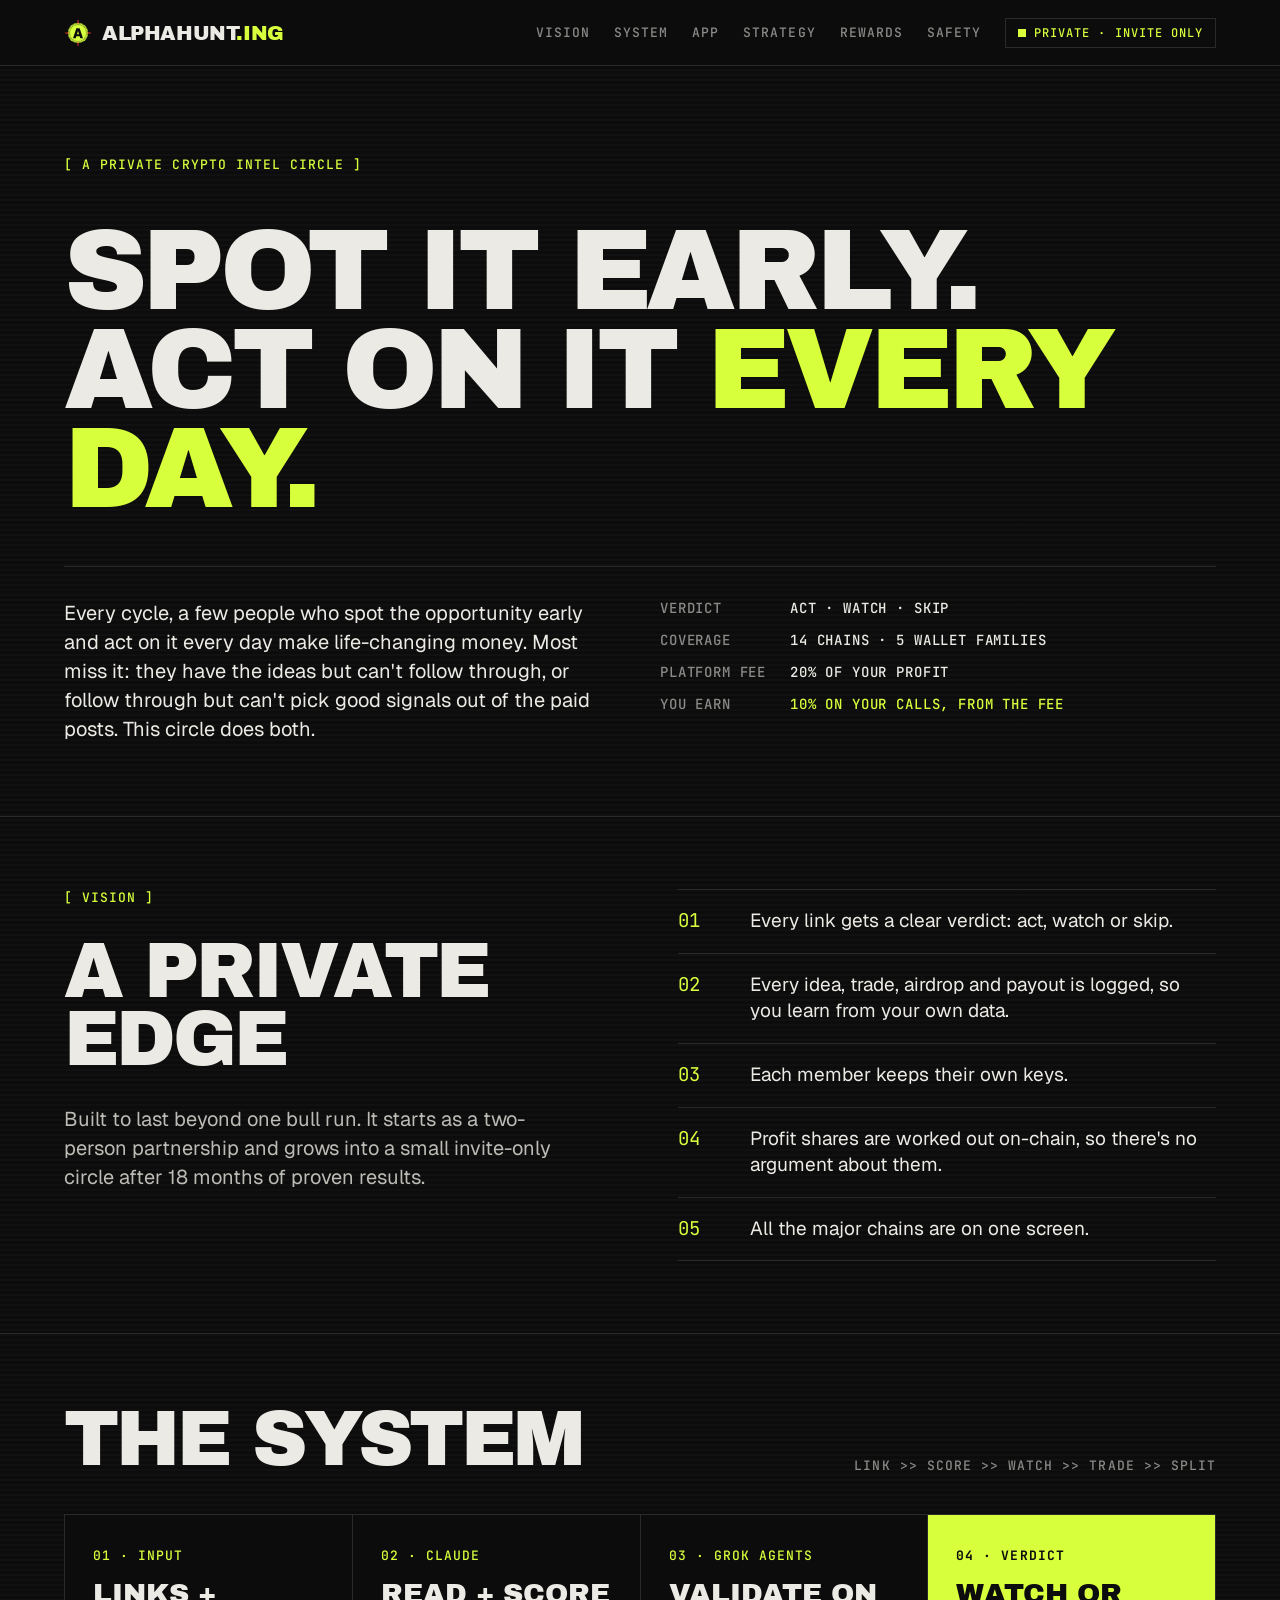
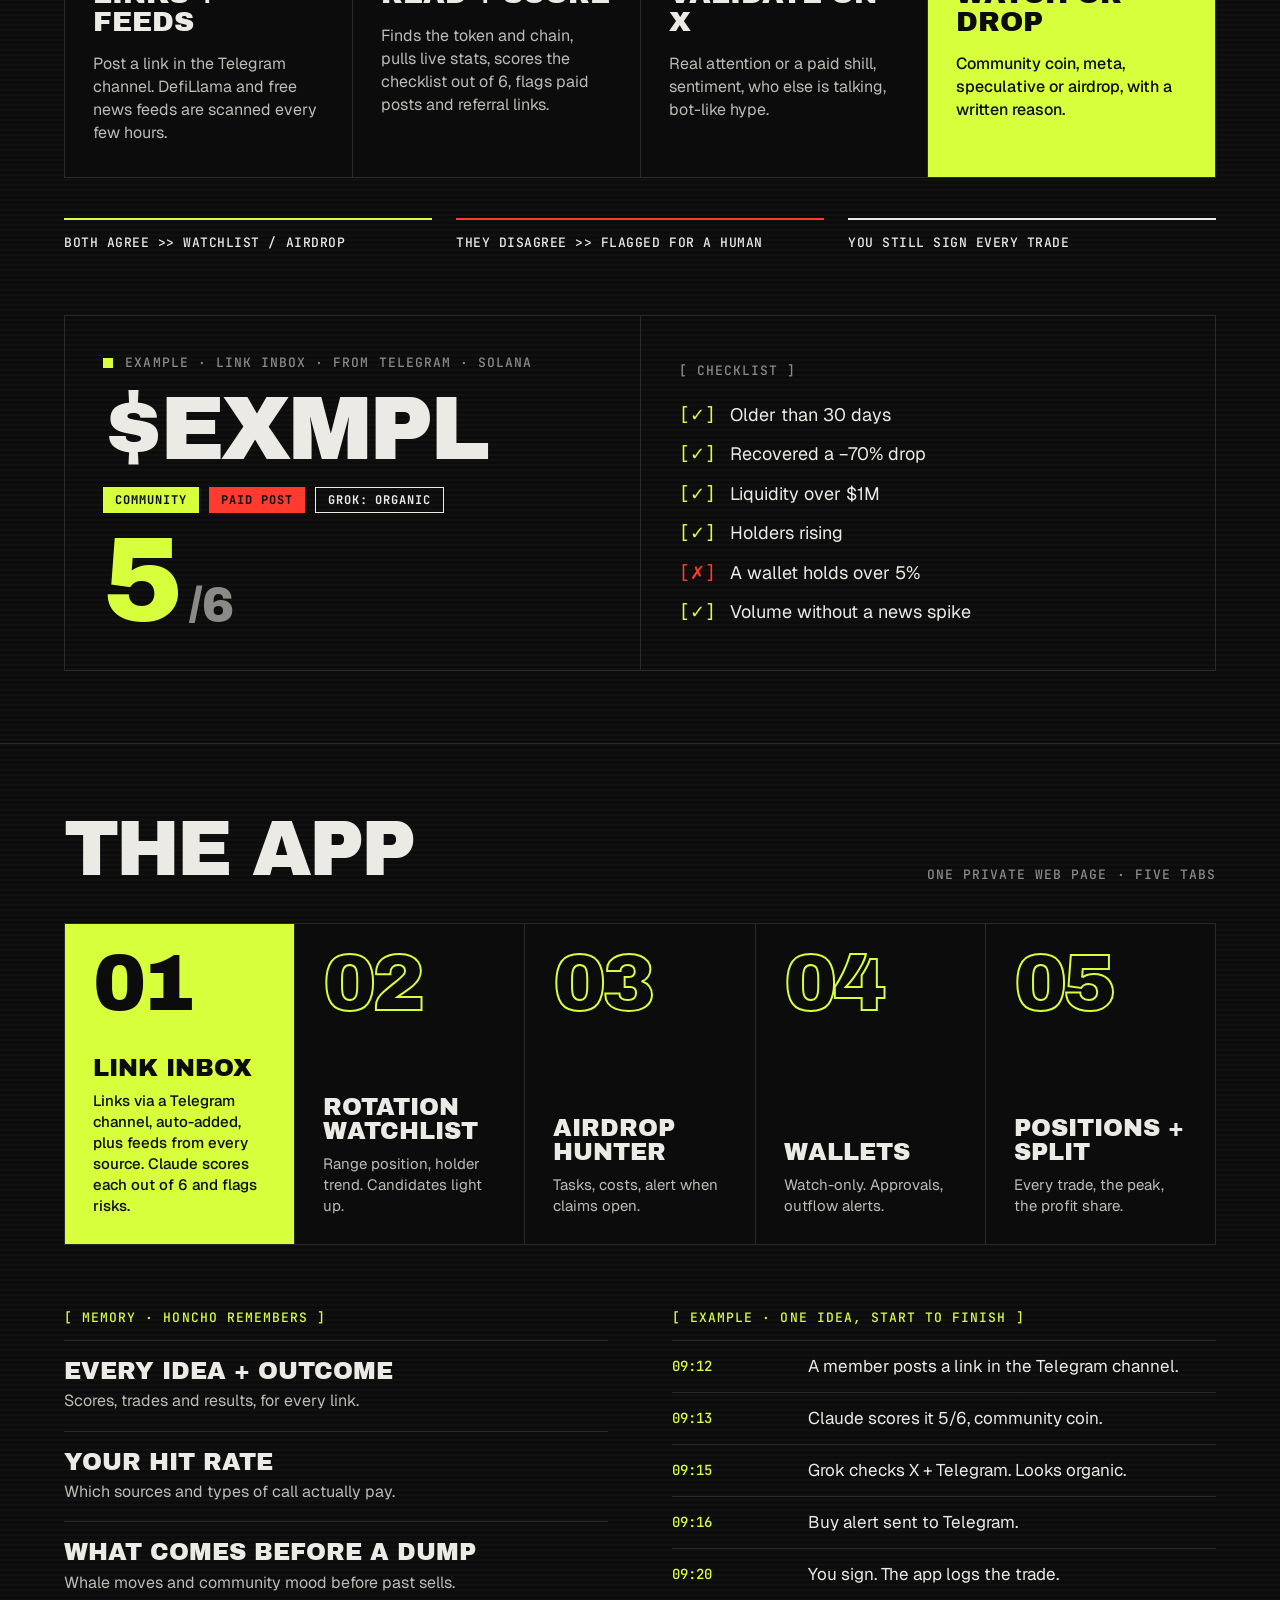
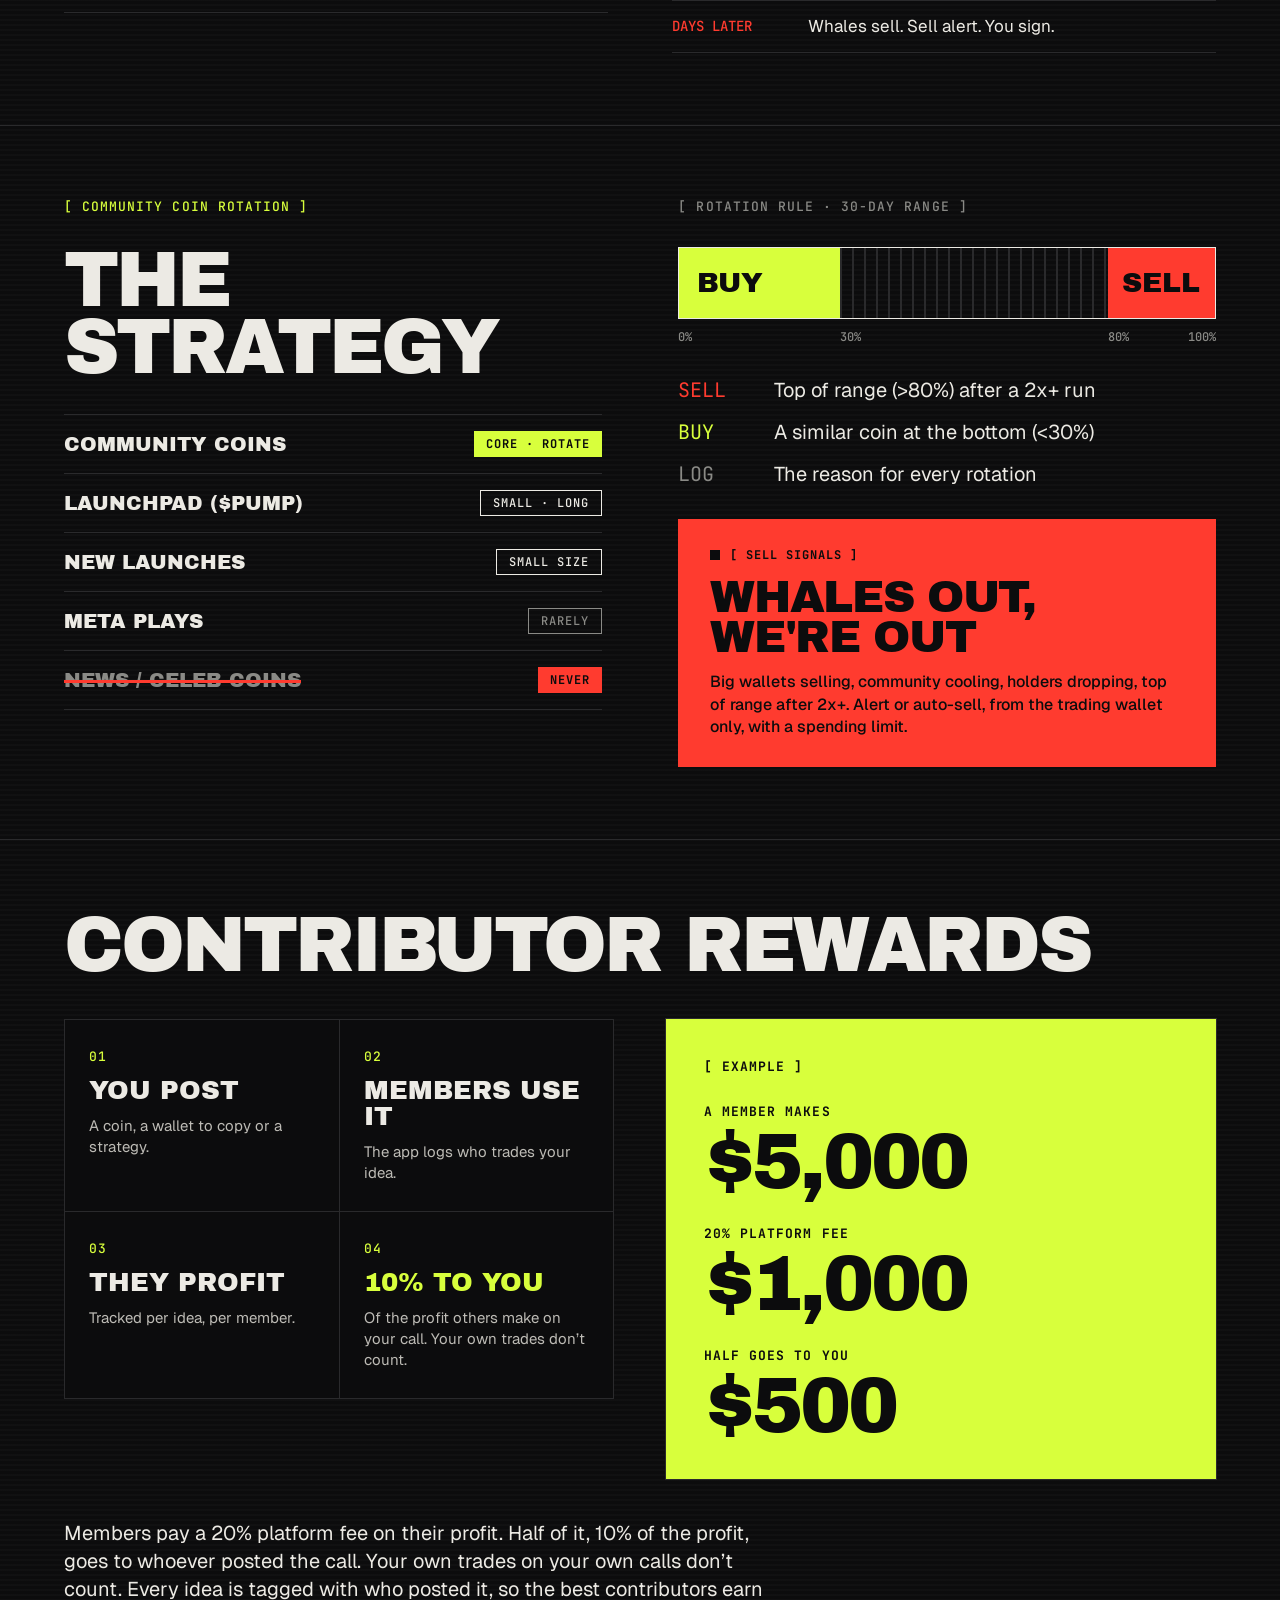
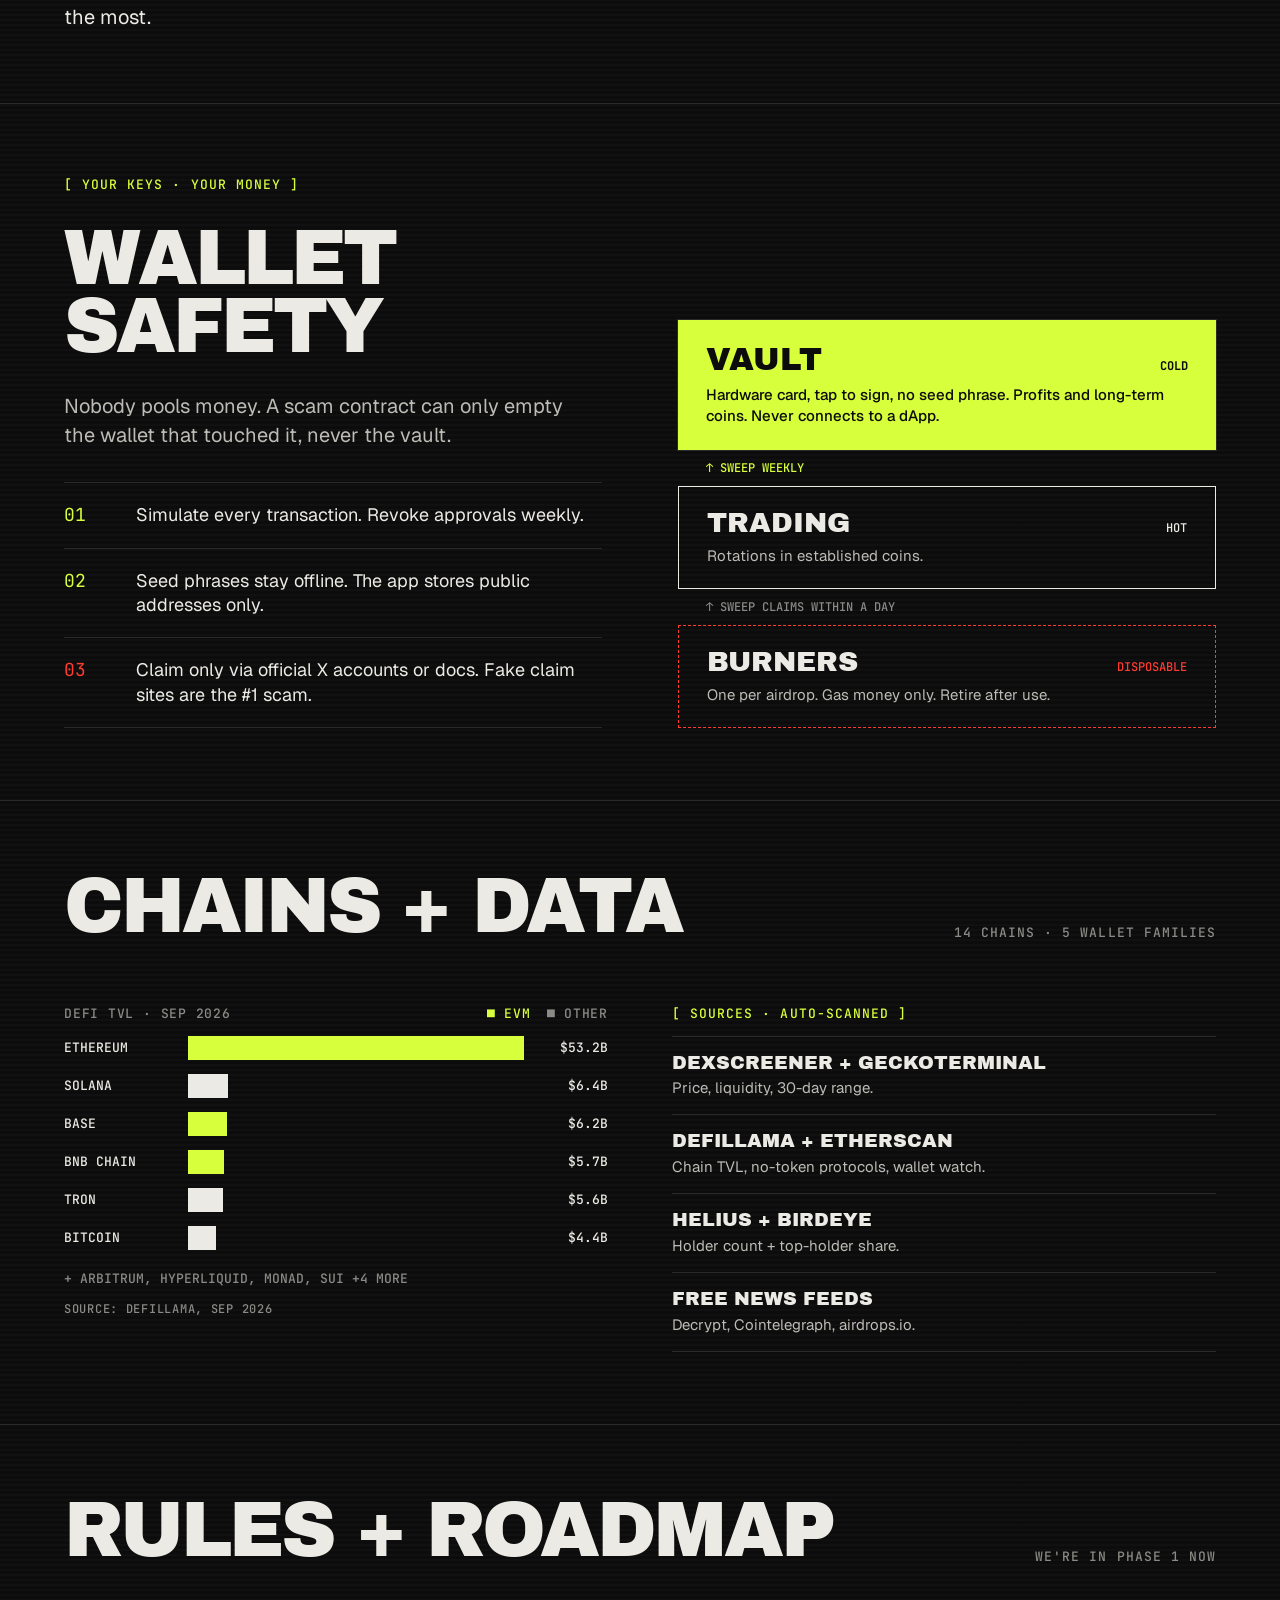
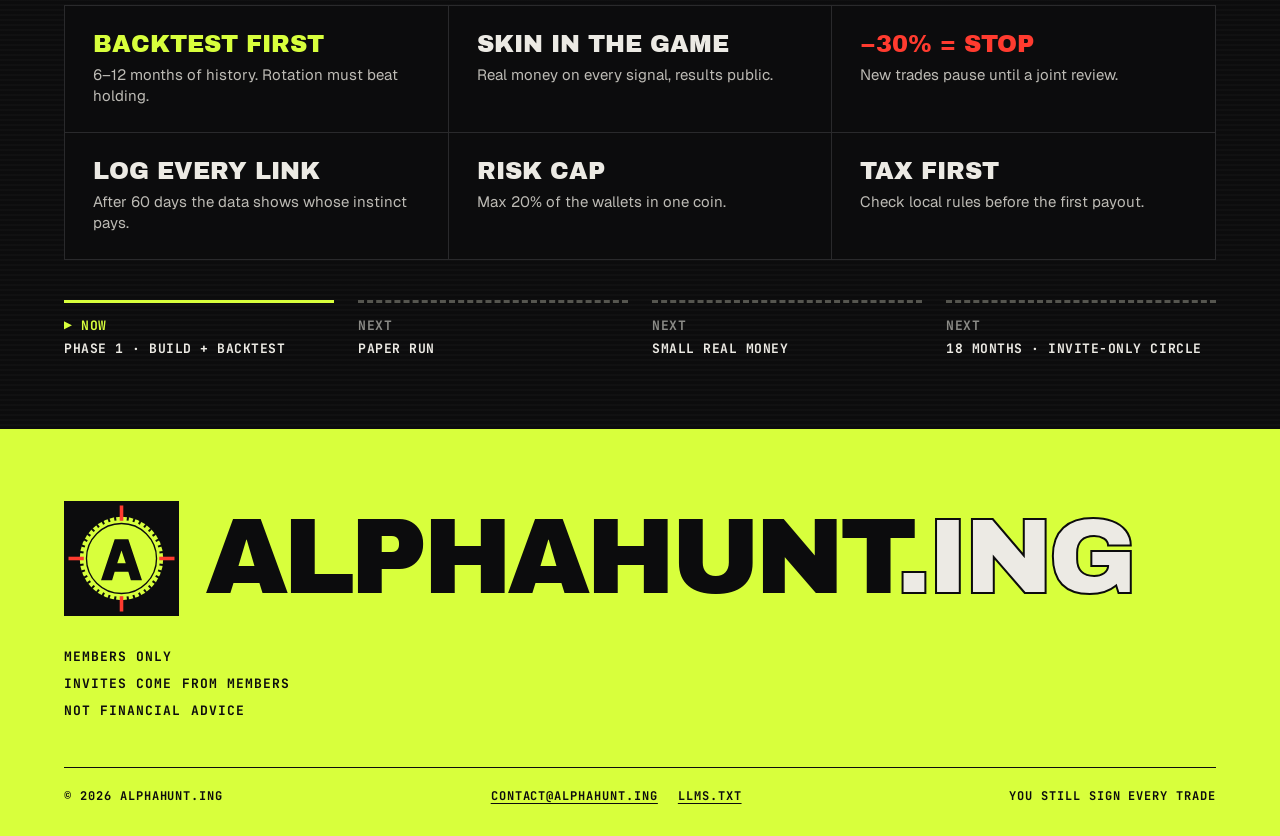
<file: index.html>
<!DOCTYPE html>
<html lang="en">
<head>
<meta charset="utf-8">
<meta name="viewport" content="width=device-width, initial-scale=1">

<title>AlphaHunt · Spot it early. Act on it every day.</title>
<meta name="description" content="A private, invite-only crypto intel circle. Every link a member posts gets a clear verdict: act, watch or skip. Members keep their own keys and sign every trade, members pay a 20% platform fee on profit, half of which goes to whoever posted the call. Not financial advice.">
<link rel="canonical" href="https://alphahunt.ing/">
<meta name="robots" content="index, follow, max-image-preview:large, max-snippet:-1, max-video-preview:-1">
<meta name="theme-color" content="#0C0C0D">
<meta name="color-scheme" content="dark">

<meta property="og:type" content="website">
<meta property="og:site_name" content="AlphaHunt">
<meta property="og:locale" content="en_US">
<meta property="og:url" content="https://alphahunt.ing/">
<meta property="og:title" content="AlphaHunt · Spot it early. Act on it every day.">
<meta property="og:description" content="A private, invite-only crypto intel circle. Every link gets a verdict: act, watch or skip. You keep your keys and sign every trade. Not financial advice.">
<meta property="og:image" content="https://alphahunt.ing/assets/og.png">
<meta property="og:image:type" content="image/png">
<meta property="og:image:width" content="1200">
<meta property="og:image:height" content="630">
<meta property="og:image:alt" content="AlphaHunt.ing. Spot it early. Act on it every day. A private crypto intel circle, invite only.">

<meta name="twitter:card" content="summary_large_image">
<meta name="twitter:title" content="AlphaHunt · Spot it early. Act on it every day.">
<meta name="twitter:description" content="A private, invite-only crypto intel circle. Every link gets a verdict: act, watch or skip. You keep your keys and sign every trade. Not financial advice.">
<meta name="twitter:image" content="https://alphahunt.ing/assets/og.png">
<meta name="twitter:image:alt" content="AlphaHunt.ing. Spot it early. Act on it every day. A private crypto intel circle, invite only.">

<link rel="icon" href="/assets/favicon.svg" type="image/svg+xml">
<link rel="apple-touch-icon" href="/assets/apple-touch-icon.png">
<link rel="manifest" href="/site.webmanifest">
<link rel="alternate" type="text/plain" href="/llms.txt" title="llms.txt">

<link rel="preconnect" href="https://fonts.googleapis.com">
<link rel="preconnect" href="https://fonts.gstatic.com" crossorigin>
<link href="https://fonts.googleapis.com/css2?family=Archivo+Black&family=Geist:wght@400;500;600&family=JetBrains+Mono:wght@500;700&display=swap" rel="stylesheet">
<link rel="stylesheet" href="/assets/alphahunt.css">
<script src="/assets/alphahunt.js" defer></script>

<script type="application/ld+json">
{
  "@context": "https://schema.org",
  "@graph": [
    {
      "@type": "Organization",
      "@id": "https://alphahunt.ing/#organization",
      "name": "AlphaHunt",
      "url": "https://alphahunt.ing/",
      "description": "A private, invite-only crypto intel circle. Members post links; each gets a scored verdict (act, watch or skip), every idea and trade is logged, members keep their own keys and sign every trade. Not financial advice.",
      "slogan": "Spot it early. Act on it every day.",
      "email": "contact@alphahunt.ing",
      "logo": {
        "@type": "ImageObject",
        "url": "https://alphahunt.ing/assets/icon-512.png",
        "width": 512,
        "height": 512
      },
      "image": "https://alphahunt.ing/assets/og.png",
      "sameAs": ["https://github.com/Alphahunt-ing"]
    },
    {
      "@type": "WebSite",
      "@id": "https://alphahunt.ing/#website",
      "url": "https://alphahunt.ing/",
      "name": "AlphaHunt",
      "inLanguage": "en",
      "publisher": { "@id": "https://alphahunt.ing/#organization" }
    }
  ]
}
</script>
</head>
<body>
<a class="skip" href="#main">Skip to content</a>

<div class="shell" id="top">

<nav class="nav" aria-label="Primary">
  <a class="brand" href="#top" aria-label="AlphaHunt.ing, back to top"><img class="brand__mark" src="/assets/mark.svg" width="28" height="28" alt=""><span class="brand__name">AlphaHunt<span>.ing</span></span></a>
  <div class="nav__links">
    <a href="#vision">VISION</a>
    <a href="#system">SYSTEM</a>
    <a href="#app">APP</a>
    <a href="#strategy">STRATEGY</a>
    <a href="#rewards">REWARDS</a>
    <a href="#safety">SAFETY</a>
    <span class="status"><span class="blip" aria-hidden="true"></span>PRIVATE · INVITE ONLY</span>
  </div>
  <details class="menu" data-menu>
    <summary aria-label="Menu"><span class="menu__open">MENU</span><span class="menu__close">CLOSE</span></summary>
    <div class="menu__panel">
      <a href="#vision">VISION</a>
      <a href="#system">SYSTEM</a>
      <a href="#app">APP</a>
      <a href="#strategy">STRATEGY</a>
      <a href="#rewards">REWARDS</a>
      <a href="#safety">SAFETY</a>
      <span class="status"><span class="blip" aria-hidden="true"></span>PRIVATE · INVITE ONLY</span>
    </div>
  </details>
</nav>

<main id="main">

  <section class="hero" aria-labelledby="hero-h">
    <p class="kick">[ A PRIVATE CRYPTO INTEL CIRCLE ]</p>
    <h1 class="hero__h" id="hero-h">Spot it early. Act on it <span class="lime">every day.</span></h1>
    <div class="hero__foot">
      <p class="lede">Every cycle, a few people who spot the opportunity early and act on it every day make life-changing money. Most miss it: they have the ideas but can't follow through, or follow through but can't pick good signals out of the paid posts. This circle does both.</p>
      <dl class="spec">
        <dt>VERDICT</dt><dd>ACT · WATCH · SKIP</dd>
        <dt>COVERAGE</dt><dd>14 CHAINS · 5 WALLET FAMILIES</dd>
        <dt>PLATFORM FEE</dt><dd>20% OF YOUR PROFIT</dd>
        <dt>YOU EARN</dt><dd class="lime">10% ON YOUR CALLS, FROM THE FEE</dd>
      </dl>
    </div>
  </section>

  <section class="sec split" id="vision" aria-labelledby="vision-h">
    <div class="stack">
      <p class="kick">[ VISION ]</p>
      <h2 class="h2" id="vision-h">A private edge</h2>
      <p class="lede lede--soft">Built to last beyond one bull run. It starts as a two-person partnership and grows into a small invite-only circle after 18 months of proven results.</p>
    </div>
    <ol class="rows rows--end">
      <li><span class="num">01</span><span>Every link gets a clear verdict: act, watch or skip.</span></li>
      <li><span class="num">02</span><span>Every idea, trade, airdrop and payout is logged, so you learn from your own data.</span></li>
      <li><span class="num">03</span><span>Each member keeps their own keys.</span></li>
      <li><span class="num">04</span><span>Profit shares are worked out on-chain, so there's no argument about them.</span></li>
      <li><span class="num">05</span><span>All the major chains are on one screen.</span></li>
    </ol>
  </section>

  <section class="sec" id="system" aria-labelledby="system-h">
    <div class="head">
      <h2 class="h2" id="system-h">The System</h2>
      <p class="kick kick--muted">LINK &gt;&gt; SCORE &gt;&gt; WATCH &gt;&gt; TRADE &gt;&gt; SPLIT</p>
    </div>
    <ol class="tiles tiles--240">
      <li class="tile"><span class="kick">01 · INPUT</span><span class="tile__h">Links + feeds</span><span class="tile__p">Post a link in the Telegram channel. DefiLlama and free news feeds are scanned every few hours.</span></li>
      <li class="tile"><span class="kick">02 · CLAUDE</span><span class="tile__h">Read + score</span><span class="tile__p">Finds the token and chain, pulls live stats, scores the checklist out of 6, flags paid posts and referral links.</span></li>
      <li class="tile"><span class="kick">03 · GROK AGENTS</span><span class="tile__h">Validate on X</span><span class="tile__p">Real attention or a paid shill, sentiment, who else is talking, bot-like hype.</span></li>
      <li class="tile tile--lime"><span class="kick">04 · VERDICT</span><span class="tile__h">Watch or drop</span><span class="tile__p">Community coin, meta, speculative or airdrop, with a written reason.</span></li>
    </ol>
    <ul class="outcomes">
      <li class="outcome outcome--lime">BOTH AGREE &gt;&gt; WATCHLIST / AIRDROP</li>
      <li class="outcome outcome--red">THEY DISAGREE &gt;&gt; FLAGGED FOR A HUMAN</li>
      <li class="outcome outcome--paper">YOU STILL SIGN EVERY TRADE</li>
    </ul>

    <figure class="inbox" aria-label="Example: one link in the inbox">
      <div class="inbox__card">
        <p class="inbox__src"><span class="blip blip--lg" aria-hidden="true"></span><span>EXAMPLE · LINK INBOX · FROM TELEGRAM · SOLANA</span></p>
        <p class="inbox__tk">$EXMPL</p>
        <p class="tags">
          <span class="tag tag--lime">COMMUNITY</span>
          <span class="tag tag--red">PAID POST</span>
          <span class="tag tag--line">GROK: ORGANIC</span>
        </p>
        <p class="score"><span class="score__n">5</span><span class="score__d">/6</span></p>
      </div>
      <div class="inbox__list">
        <p class="kick kick--muted">[ CHECKLIST ]</p>
        <ul class="checks">
          <li><span class="ck" aria-hidden="true">[✓]</span><span><span class="sr">Pass: </span>Older than 30 days</span></li>
          <li><span class="ck" aria-hidden="true">[✓]</span><span><span class="sr">Pass: </span>Recovered a −70% drop</span></li>
          <li><span class="ck" aria-hidden="true">[✓]</span><span><span class="sr">Pass: </span>Liquidity over $1M</span></li>
          <li><span class="ck" aria-hidden="true">[✓]</span><span><span class="sr">Pass: </span>Holders rising</span></li>
          <li><span class="ck ck--x" aria-hidden="true">[✗]</span><span><span class="sr">Fail: </span>A wallet holds over 5%</span></li>
          <li><span class="ck" aria-hidden="true">[✓]</span><span><span class="sr">Pass: </span>Volume without a news spike</span></li>
        </ul>
      </div>
    </figure>
  </section>

  <section class="sec" id="app" aria-labelledby="app-h">
    <div class="head">
      <h2 class="h2" id="app-h">The App</h2>
      <p class="kick kick--muted">ONE PRIVATE WEB PAGE · FIVE TABS</p>
    </div>
    <ol class="tiles tiles--220">
      <li class="tile tile--app tile--lime"><span class="big">01</span><span class="tile__txt"><span class="tile__h tile__h--24">Link inbox</span><span class="tile__p">Links via a Telegram channel, auto-added, plus feeds from every source. Claude scores each out of 6 and flags risks.</span></span></li>
      <li class="tile tile--app"><span class="big big--outline">02</span><span class="tile__txt"><span class="tile__h tile__h--24">Rotation watchlist</span><span class="tile__p">Range position, holder trend. Candidates light up.</span></span></li>
      <li class="tile tile--app"><span class="big big--outline">03</span><span class="tile__txt"><span class="tile__h tile__h--24">Airdrop hunter</span><span class="tile__p">Tasks, costs, alert when claims open.</span></span></li>
      <li class="tile tile--app"><span class="big big--outline">04</span><span class="tile__txt"><span class="tile__h tile__h--24">Wallets</span><span class="tile__p">Watch-only. Approvals, outflow alerts.</span></span></li>
      <li class="tile tile--app"><span class="big big--outline">05</span><span class="tile__txt"><span class="tile__h tile__h--24">Positions + split</span><span class="tile__p">Every trade, the peak, the profit share.</span></span></li>
    </ol>
    <div class="two">
      <div>
        <p class="kick kick--pad">[ MEMORY · HONCHO REMEMBERS ]</p>
        <ul class="rows rows--stack">
          <li><span class="row__h">Every idea + outcome</span><span class="row__p">Scores, trades and results, for every link.</span></li>
          <li><span class="row__h">Your hit rate</span><span class="row__p">Which sources and types of call actually pay.</span></li>
          <li><span class="row__h">What comes before a dump</span><span class="row__p">Whale moves and community mood before past sells.</span></li>
        </ul>
      </div>
      <div>
        <p class="kick kick--pad">[ EXAMPLE · ONE IDEA, START TO FINISH ]</p>
        <ol class="rows rows--time">
          <li><span class="t">09:12</span><span>A member posts a link in the Telegram channel.</span></li>
          <li><span class="t">09:13</span><span>Claude scores it 5/6, community coin.</span></li>
          <li><span class="t">09:15</span><span>Grok checks X + Telegram. Looks organic.</span></li>
          <li><span class="t">09:16</span><span>Buy alert sent to Telegram.</span></li>
          <li><span class="t">09:20</span><span>You sign. The app logs the trade.</span></li>
          <li><span class="t t--red">DAYS LATER</span><span>Whales sell. Sell alert. You sign.</span></li>
        </ol>
      </div>
    </div>
  </section>

  <section class="sec split" id="strategy" aria-labelledby="strategy-h">
    <div class="stack">
      <p class="kick">[ COMMUNITY COIN ROTATION ]</p>
      <h2 class="h2" id="strategy-h">The Strategy</h2>
      <ul class="plays">
        <li><span class="play">Community coins</span><span class="tag tag--lime">CORE · ROTATE</span></li>
        <li><span class="play">Launchpad ($PUMP)</span><span class="tag tag--line">SMALL · LONG</span></li>
        <li><span class="play">New launches</span><span class="tag tag--line">SMALL SIZE</span></li>
        <li><span class="play">Meta plays</span><span class="tag tag--muted">RARELY</span></li>
        <li><span class="play play--struck">News / celeb coins</span><span class="tag tag--red">NEVER</span></li>
      </ul>
    </div>
    <div class="stack stack--end">
      <p class="kick kick--muted">[ ROTATION RULE · 30-DAY RANGE ]</p>
      <figure class="range" aria-label="30-day range: buy below 30%, sell above 80%">
        <div class="range__bar" aria-hidden="true"><span class="range__buy">BUY</span><span class="range__mid"></span><span class="range__sell">SELL</span></div>
        <div class="range__scale" aria-hidden="true"><span>0%</span><span>30%</span><span class="range__end"><span>80%</span><span>100%</span></span></div>
      </figure>
      <ul class="rules">
        <li><span class="rule__k rule__k--red">SELL</span><span>Top of range (&gt;80%) after a 2x+ run</span></li>
        <li><span class="rule__k">BUY</span><span>A similar coin at the bottom (&lt;30%)</span></li>
        <li><span class="rule__k rule__k--muted">LOG</span><span>The reason for every rotation</span></li>
      </ul>
      <div class="alert">
        <p class="alert__k"><span class="blip blip--ink blip--fast" aria-hidden="true"></span>[ SELL SIGNALS ]</p>
        <p class="alert__h">Whales out, we're out</p>
        <p class="alert__p">Big wallets selling, community cooling, holders dropping, top of range after 2x+. Alert or auto-sell, from the trading wallet only, with a spending limit.</p>
      </div>
    </div>
  </section>

  <section class="sec" id="rewards" aria-labelledby="rewards-h">
    <h2 class="h2" id="rewards-h">Contributor Rewards</h2>
    <div class="rewards">
      <ol class="tiles tiles--steps tiles--top">
        <li class="tile tile--sm"><span class="kick">01</span><span class="tile__h tile__h--26">You post</span><span class="tile__p">A coin, a wallet to copy or a strategy.</span></li>
        <li class="tile tile--sm"><span class="kick">02</span><span class="tile__h tile__h--26">Members use it</span><span class="tile__p">The app logs who trades your idea.</span></li>
        <li class="tile tile--sm"><span class="kick">03</span><span class="tile__h tile__h--26">They profit</span><span class="tile__p">Tracked per idea, per member.</span></li>
        <li class="tile tile--sm"><span class="kick">04</span><span class="tile__h tile__h--26 lime">10% to you</span><span class="tile__p">Of the profit others make on your call. Your own trades don’t count.</span></li>
      </ol>
      <figure class="example" aria-label="Example: a member makes $5,000 on your call and pays the 20% platform fee, $1,000; half of it, $500, goes to you">
        <p class="kick">[ EXAMPLE ]</p>
        <p class="example__row"><span class="kick">A MEMBER MAKES</span><span class="example__n">$5,000</span></p>
        <p class="example__row"><span class="kick">20% PLATFORM FEE</span><span class="example__n">$1,000</span></p>
        <p class="example__row"><span class="kick">HALF GOES TO YOU</span><span class="example__n">$500</span></p>
      </figure>
    </div>
    <p class="lede lede--narrow">Members pay a 20% platform fee on their profit. Half of it, 10% of the profit, goes to whoever posted the call. Your own trades on your own calls don’t count. Every idea is tagged with who posted it, so the best contributors earn the most.</p>
  </section>

  <section class="sec split" id="safety" aria-labelledby="safety-h">
    <div class="stack">
      <p class="kick">[ YOUR KEYS · YOUR MONEY ]</p>
      <h2 class="h2" id="safety-h">Wallet Safety</h2>
      <p class="lede lede--soft">Nobody pools money. A scam contract can only empty the wallet that touched it, never the vault.</p>
      <ol class="rows rows--safety">
        <li><span class="num">01</span><span>Simulate every transaction. Revoke approvals weekly.</span></li>
        <li><span class="num">02</span><span>Seed phrases stay offline. The app stores public addresses only.</span></li>
        <li><span class="num num--red">03</span><span>Claim only via official X accounts or docs. Fake claim sites are the #1 scam.</span></li>
      </ol>
    </div>
    <div class="wallets">
      <div class="wallet wallet--vault"><span class="wallet__h">Vault</span><span class="wallet__k">COLD</span><span class="wallet__p">Hardware card, tap to sign, no seed phrase. Profits and long-term coins. Never connects to a dApp.</span></div>
      <p class="sweep sweep--lime">↑ SWEEP WEEKLY</p>
      <div class="wallet wallet--hot"><span class="wallet__h">Trading</span><span class="wallet__k">HOT</span><span class="wallet__p">Rotations in established coins.</span></div>
      <p class="sweep">↑ SWEEP CLAIMS WITHIN A DAY</p>
      <div class="wallet wallet--burn"><span class="wallet__h">Burners</span><span class="wallet__k">DISPOSABLE</span><span class="wallet__p">One per airdrop. Gas money only. Retire after use.</span></div>
    </div>
  </section>

  <section class="sec" id="chains" aria-labelledby="chains-h">
    <div class="head">
      <h2 class="h2" id="chains-h">Chains + Data</h2>
      <p class="kick kick--muted">14 CHAINS · 5 WALLET FAMILIES</p>
    </div>
    <div class="two">
      <figure class="tvl" aria-labelledby="tvl-cap">
        <div class="tvl__head"><span id="tvl-cap">DEFI TVL · SEP 2026</span><span class="tvl__key"><span class="lime">■ EVM</span><span>■ OTHER</span></span></div>
        <ul class="tvl__bars">
          <li><span>ETHEREUM</span><span class="bar bar--evm bar--eth" aria-hidden="true"></span><span class="tvl__v">$53.2B</span></li>
          <li><span>SOLANA</span><span class="bar bar--sol" aria-hidden="true"></span><span class="tvl__v">$6.4B</span></li>
          <li><span>BASE</span><span class="bar bar--evm bar--base" aria-hidden="true"></span><span class="tvl__v">$6.2B</span></li>
          <li><span>BNB CHAIN</span><span class="bar bar--evm bar--bnb" aria-hidden="true"></span><span class="tvl__v">$5.7B</span></li>
          <li><span>TRON</span><span class="bar bar--tron" aria-hidden="true"></span><span class="tvl__v">$5.6B</span></li>
          <li><span>BITCOIN</span><span class="bar bar--btc" aria-hidden="true"></span><span class="tvl__v">$4.4B</span></li>
        </ul>
        <p class="tvl__more">+ ARBITRUM, HYPERLIQUID, MONAD, SUI +4 MORE</p>
        <figcaption class="tvl__src">SOURCE: DEFILLAMA, SEP 2026</figcaption>
      </figure>
      <div>
        <p class="kick kick--pad">[ SOURCES · AUTO-SCANNED ]</p>
        <ul class="rows rows--stack rows--src">
          <li><span class="row__h">DexScreener + GeckoTerminal</span><span class="row__p">Price, liquidity, 30-day range.</span></li>
          <li><span class="row__h">DefiLlama + Etherscan</span><span class="row__p">Chain TVL, no-token protocols, wallet watch.</span></li>
          <li><span class="row__h">Helius + Birdeye</span><span class="row__p">Holder count + top-holder share.</span></li>
          <li><span class="row__h">Free news feeds</span><span class="row__p">Decrypt, Cointelegraph, airdrops.io.</span></li>
        </ul>
      </div>
    </div>
  </section>

  <section class="sec" id="rules" aria-labelledby="rules-h">
    <div class="head">
      <h2 class="h2" id="rules-h">Rules + Roadmap</h2>
      <p class="kick kick--muted">WE'RE IN PHASE 1 NOW</p>
    </div>
    <ul class="tiles tiles--rules">
      <li class="tile tile--rule"><span class="tile__h tile__h--24 lime">Backtest first</span><span class="tile__p">6–12 months of history. Rotation must beat holding.</span></li>
      <li class="tile tile--rule"><span class="tile__h tile__h--24">Skin in the game</span><span class="tile__p">Real money on every signal, results public.</span></li>
      <li class="tile tile--rule"><span class="tile__h tile__h--24 red">−30% = stop</span><span class="tile__p">New trades pause until a joint review.</span></li>
      <li class="tile tile--rule"><span class="tile__h tile__h--24">Log every link</span><span class="tile__p">After 60 days the data shows whose instinct pays.</span></li>
      <li class="tile tile--rule"><span class="tile__h tile__h--24">Risk cap</span><span class="tile__p">Max 20% of the wallets in one coin.</span></li>
      <li class="tile tile--rule"><span class="tile__h tile__h--24">Tax first</span><span class="tile__p">Check local rules before the first payout.</span></li>
    </ul>
    <ol class="road">
      <li class="road__now"><span class="road__k">▶ NOW</span><span>PHASE 1 · BUILD + BACKTEST</span></li>
      <li><span class="road__k">NEXT</span><span>PAPER RUN</span></li>
      <li><span class="road__k">NEXT</span><span>SMALL REAL MONEY</span></li>
      <li><span class="road__k">NEXT</span><span>18 MONTHS · INVITE-ONLY CIRCLE</span></li>
    </ol>
  </section>

</main>

<footer class="foot">
  <div class="foot__top">
    <div class="foot__brand"><img class="foot__mark" src="/assets/mark.svg" width="96" height="96" alt=""><p class="foot__word" aria-label="AlphaHunt.ing">AlphaHunt<span>.ing</span></p></div>
    <ul class="foot__meta">
      <li>MEMBERS ONLY</li>
      <li>INVITES COME FROM MEMBERS</li>
      <li><strong>NOT FINANCIAL ADVICE</strong></li>
    </ul>
  </div>
  <div class="foot__bot">
    <span>© 2026 ALPHAHUNT.ING</span>
    <span class="foot__links"><a href="mailto:contact@alphahunt.ing">CONTACT@ALPHAHUNT.ING</a><a href="/llms.txt">LLMS.TXT</a></span>
    <span>YOU STILL SIGN EVERY TRADE</span>
  </div>
</footer>

</div>
</body>
</html>
</file>
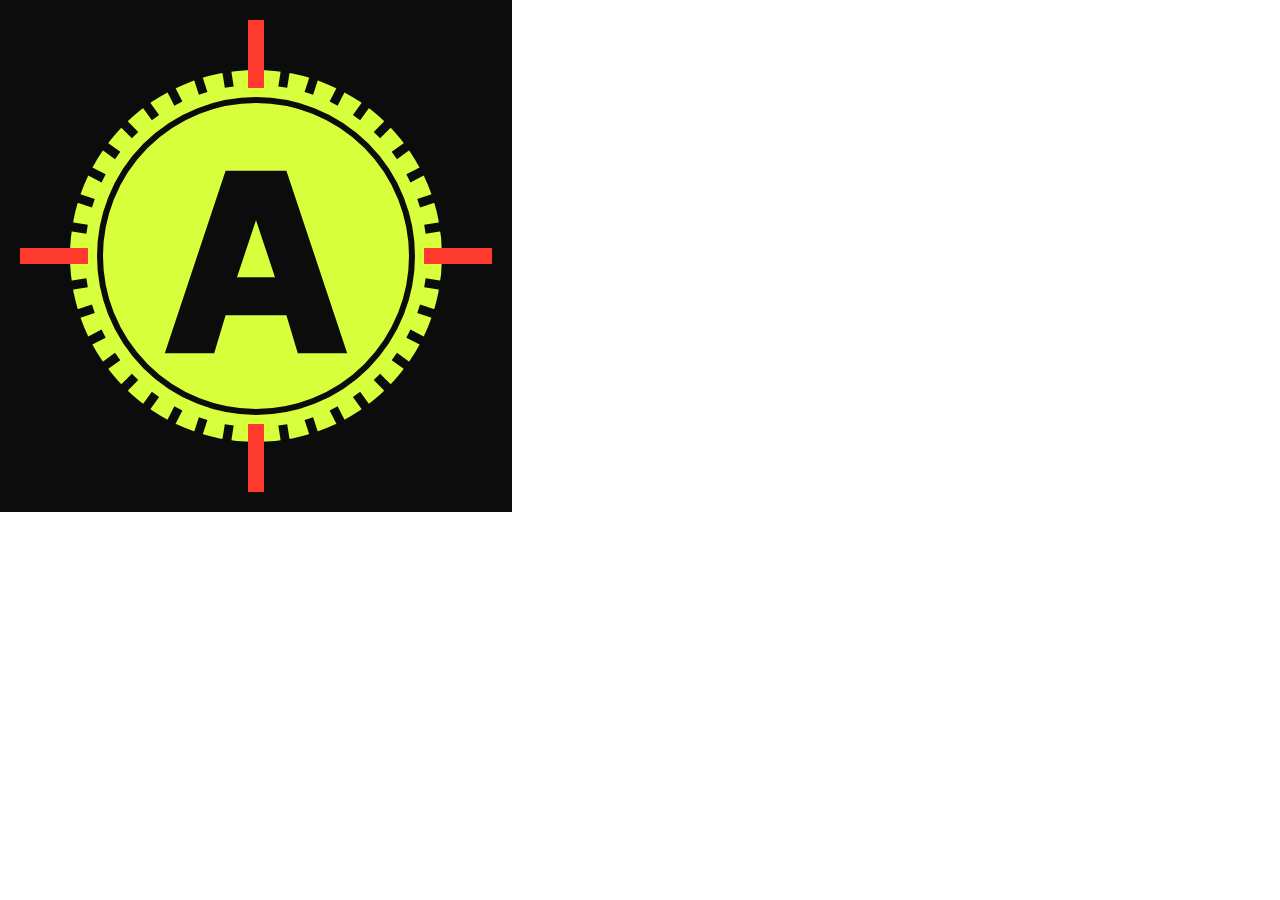
<file: tools/avatar-render.html>
<!DOCTYPE html>
<!-- Source for assets/org-avatar.png (512x512). Regenerate with tools/render-og.sh.
     The mark is assets/mark.svg: a reeded lime coin with the "A" stamped in it
     and a red crosshair (hunting the coin). It fits GitHub's circular crop. -->
<html lang="en">
<head>
<meta charset="utf-8">
<style>
  html, body { margin: 0; width: 512px; height: 512px; overflow: hidden; }
  .a { width: 512px; height: 512px; display: grid; place-items: center;
    background: repeating-linear-gradient(0deg, rgba(255,255,255,.035) 0 2px, transparent 2px 5px), #0C0C0D; }
  svg { width: 512px; height: 512px; display: block; }
</style>
</head>
<body><div class="a">
  <svg viewBox="0 0 512 512" aria-hidden="true"><rect width="512" height="512" fill="#0C0C0D"/><circle cx="256" cy="256" r="186" fill="#D8FF3C"/><rect x="251.5" y="69.0" width="9" height="16" fill="#0C0C0D" transform="rotate(0.00 256 256)"/><rect x="251.5" y="69.0" width="9" height="16" fill="#0C0C0D" transform="rotate(9.00 256 256)"/><rect x="251.5" y="69.0" width="9" height="16" fill="#0C0C0D" transform="rotate(18.00 256 256)"/><rect x="251.5" y="69.0" width="9" height="16" fill="#0C0C0D" transform="rotate(27.00 256 256)"/><rect x="251.5" y="69.0" width="9" height="16" fill="#0C0C0D" transform="rotate(36.00 256 256)"/><rect x="251.5" y="69.0" width="9" height="16" fill="#0C0C0D" transform="rotate(45.00 256 256)"/><rect x="251.5" y="69.0" width="9" height="16" fill="#0C0C0D" transform="rotate(54.00 256 256)"/><rect x="251.5" y="69.0" width="9" height="16" fill="#0C0C0D" transform="rotate(63.00 256 256)"/><rect x="251.5" y="69.0" width="9" height="16" fill="#0C0C0D" transform="rotate(72.00 256 256)"/><rect x="251.5" y="69.0" width="9" height="16" fill="#0C0C0D" transform="rotate(81.00 256 256)"/><rect x="251.5" y="69.0" width="9" height="16" fill="#0C0C0D" transform="rotate(90.00 256 256)"/><rect x="251.5" y="69.0" width="9" height="16" fill="#0C0C0D" transform="rotate(99.00 256 256)"/><rect x="251.5" y="69.0" width="9" height="16" fill="#0C0C0D" transform="rotate(108.00 256 256)"/><rect x="251.5" y="69.0" width="9" height="16" fill="#0C0C0D" transform="rotate(117.00 256 256)"/><rect x="251.5" y="69.0" width="9" height="16" fill="#0C0C0D" transform="rotate(126.00 256 256)"/><rect x="251.5" y="69.0" width="9" height="16" fill="#0C0C0D" transform="rotate(135.00 256 256)"/><rect x="251.5" y="69.0" width="9" height="16" fill="#0C0C0D" transform="rotate(144.00 256 256)"/><rect x="251.5" y="69.0" width="9" height="16" fill="#0C0C0D" transform="rotate(153.00 256 256)"/><rect x="251.5" y="69.0" width="9" height="16" fill="#0C0C0D" transform="rotate(162.00 256 256)"/><rect x="251.5" y="69.0" width="9" height="16" fill="#0C0C0D" transform="rotate(171.00 256 256)"/><rect x="251.5" y="69.0" width="9" height="16" fill="#0C0C0D" transform="rotate(180.00 256 256)"/><rect x="251.5" y="69.0" width="9" height="16" fill="#0C0C0D" transform="rotate(189.00 256 256)"/><rect x="251.5" y="69.0" width="9" height="16" fill="#0C0C0D" transform="rotate(198.00 256 256)"/><rect x="251.5" y="69.0" width="9" height="16" fill="#0C0C0D" transform="rotate(207.00 256 256)"/><rect x="251.5" y="69.0" width="9" height="16" fill="#0C0C0D" transform="rotate(216.00 256 256)"/><rect x="251.5" y="69.0" width="9" height="16" fill="#0C0C0D" transform="rotate(225.00 256 256)"/><rect x="251.5" y="69.0" width="9" height="16" fill="#0C0C0D" transform="rotate(234.00 256 256)"/><rect x="251.5" y="69.0" width="9" height="16" fill="#0C0C0D" transform="rotate(243.00 256 256)"/><rect x="251.5" y="69.0" width="9" height="16" fill="#0C0C0D" transform="rotate(252.00 256 256)"/><rect x="251.5" y="69.0" width="9" height="16" fill="#0C0C0D" transform="rotate(261.00 256 256)"/><rect x="251.5" y="69.0" width="9" height="16" fill="#0C0C0D" transform="rotate(270.00 256 256)"/><rect x="251.5" y="69.0" width="9" height="16" fill="#0C0C0D" transform="rotate(279.00 256 256)"/><rect x="251.5" y="69.0" width="9" height="16" fill="#0C0C0D" transform="rotate(288.00 256 256)"/><rect x="251.5" y="69.0" width="9" height="16" fill="#0C0C0D" transform="rotate(297.00 256 256)"/><rect x="251.5" y="69.0" width="9" height="16" fill="#0C0C0D" transform="rotate(306.00 256 256)"/><rect x="251.5" y="69.0" width="9" height="16" fill="#0C0C0D" transform="rotate(315.00 256 256)"/><rect x="251.5" y="69.0" width="9" height="16" fill="#0C0C0D" transform="rotate(324.00 256 256)"/><rect x="251.5" y="69.0" width="9" height="16" fill="#0C0C0D" transform="rotate(333.00 256 256)"/><rect x="251.5" y="69.0" width="9" height="16" fill="#0C0C0D" transform="rotate(342.00 256 256)"/><rect x="251.5" y="69.0" width="9" height="16" fill="#0C0C0D" transform="rotate(351.00 256 256)"/><circle cx="256" cy="256" r="156" fill="none" stroke="#0C0C0D" stroke-width="6"/><path fill="#0C0C0D" fill-rule="evenodd" d="M24 8h16l16 48H43l-3-10H24l-3 10H8zM32 21l-5 15h10z" transform="translate(256 262) scale(3.8) translate(-32 -32)"/><g stroke="#FF3B2F" stroke-width="16"><line x1="256" y1="20" x2="256" y2="88"/><line x1="256" y1="424" x2="256" y2="492"/><line x1="20" y1="256" x2="88" y2="256"/><line x1="424" y1="256" x2="492" y2="256"/></g></svg>
</div>
</body>
</html>
</file>
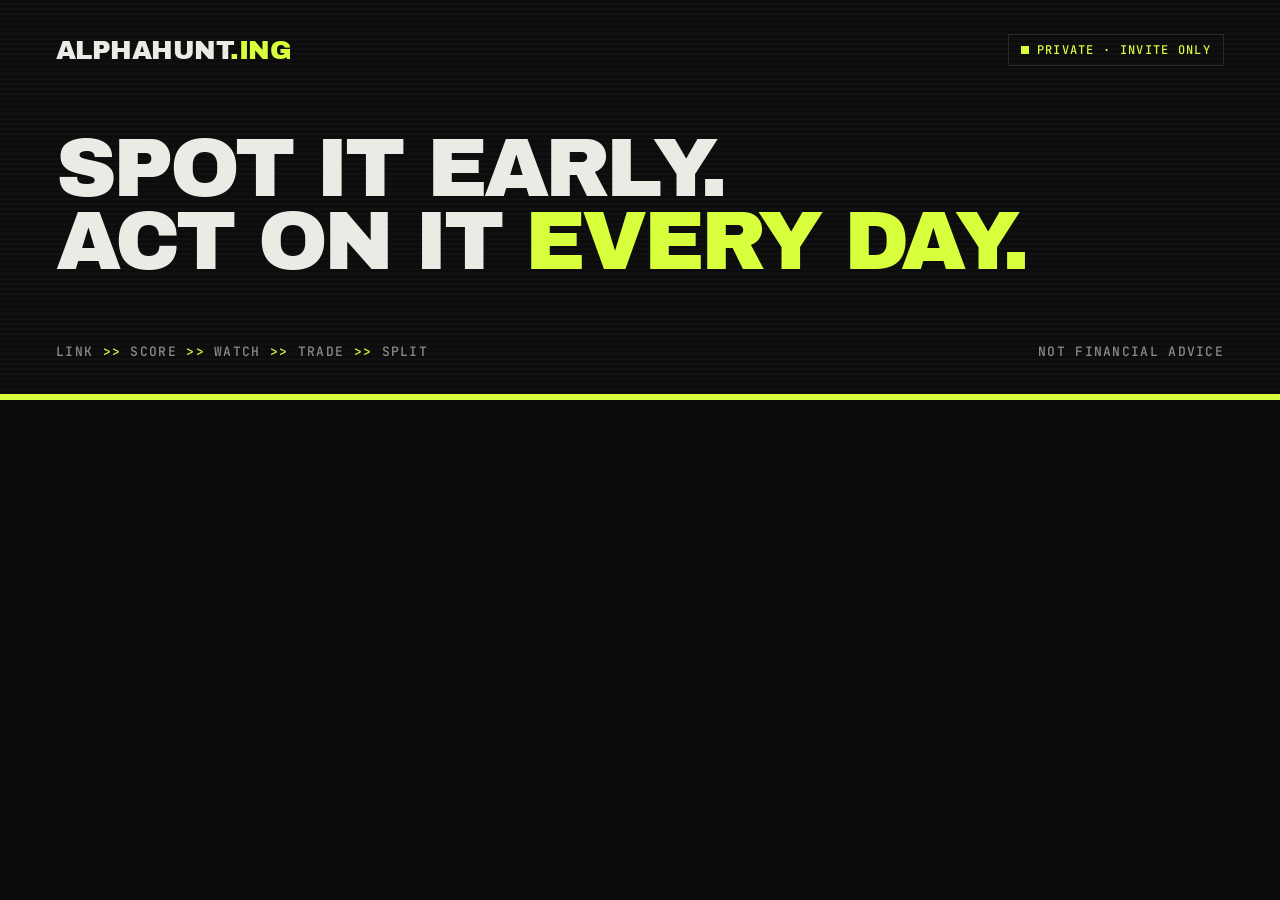
<file: tools/banner-render.html>
<!DOCTYPE html>
<!-- Source for assets/readme-banner.png (1280x400 @2x). Regenerate with tools/render-og.sh -->
<html lang="en">
<head>
<meta charset="utf-8">
<link rel="preconnect" href="https://fonts.googleapis.com">
<link rel="preconnect" href="https://fonts.gstatic.com" crossorigin>
<link href="https://fonts.googleapis.com/css2?family=Archivo+Black&family=Geist:wght@400;500;600&family=JetBrains+Mono:wght@500;700&display=swap" rel="stylesheet">
<style>
  * { box-sizing: border-box; margin: 0; }
  html, body { background: #0C0C0D; width: 1280px; height: 400px; overflow: hidden; }
  .banner { position: relative; width: 1280px; height: 400px; display: grid; grid-template-rows: auto 1fr auto; padding: 34px 56px 40px; color: #ECEAE4; font-family: "Geist", sans-serif; -webkit-font-smoothing: antialiased;
    background: repeating-linear-gradient(0deg, rgba(255,255,255,.02) 0 2px, transparent 2px 5px), #0C0C0D; }
  .row { display: flex; justify-content: space-between; align-items: center; font: 500 13px "JetBrains Mono", monospace; letter-spacing: .1em; color: #8A8A86; }
  .word { font: 400 26px "Archivo Black", sans-serif; letter-spacing: -.02em; text-transform: uppercase; color: #ECEAE4; }
  .word span { color: #D8FF3C; }
  .status { display: flex; gap: 8px; align-items: center; border: 1px solid #2A2A2C; color: #D8FF3C; padding: 7px 12px; font-size: 12px; }
  .status i { width: 8px; height: 8px; background: #D8FF3C; }
  h1 { align-self: center; font: 400 84px/.86 "Archivo Black", sans-serif; letter-spacing: -.045em; text-transform: uppercase; }
  h1 span { color: #D8FF3C; }
  .row b { font-weight: 500; color: #D8FF3C; }
  .rule { position: absolute; left: 0; bottom: 0; height: 6px; width: 100%; background: #D8FF3C; }
</style>
</head>
<body>
<div class="banner">
  <div class="row"><span class="word">AlphaHunt<span>.ing</span></span><span class="status"><i></i>PRIVATE · INVITE ONLY</span></div>
  <h1>Spot it early.<br>Act on it <span>every day.</span></h1>
  <div class="row"><span>LINK <b>&gt;&gt;</b> SCORE <b>&gt;&gt;</b> WATCH <b>&gt;&gt;</b> TRADE <b>&gt;&gt;</b> SPLIT</span><span>NOT FINANCIAL ADVICE</span></div>
  <div class="rule"></div>
</div>
</body>
</html>
</file>
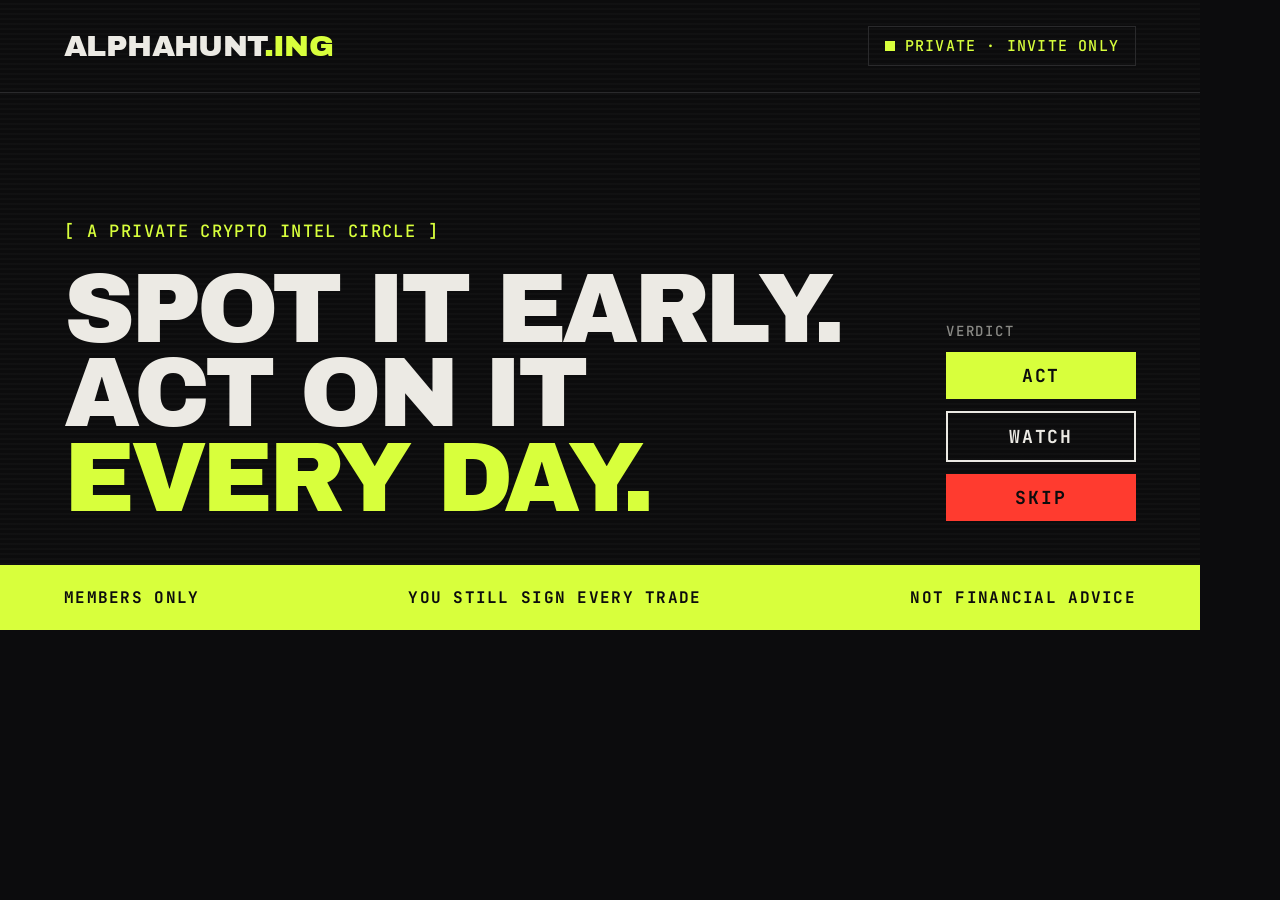
<file: tools/og-render.html>
<!DOCTYPE html>
<!-- Source for assets/og.png (1200x630). Regenerate with tools/render-og.sh -->
<html lang="en">
<head>
<meta charset="utf-8">
<link rel="preconnect" href="https://fonts.googleapis.com">
<link rel="preconnect" href="https://fonts.gstatic.com" crossorigin>
<link href="https://fonts.googleapis.com/css2?family=Archivo+Black&family=Geist:wght@400;500;600&family=JetBrains+Mono:wght@500;700&display=swap" rel="stylesheet">
<style>
  * { box-sizing: border-box; margin: 0; }
  html, body { background: #0C0C0D; width: 1200px; height: 630px; overflow: hidden; }
  .card { width: 1200px; height: 630px; display: grid; grid-template-rows: auto 1fr auto; color: #ECEAE4; font-family: "Geist", sans-serif; -webkit-font-smoothing: antialiased;
    background: repeating-linear-gradient(0deg, rgba(255,255,255,.02) 0 2px, transparent 2px 5px), #0C0C0D; }
  .top { display: flex; justify-content: space-between; align-items: center; padding: 26px 64px; border-bottom: 1px solid #2A2A2C; }
  .word { font: 400 30px "Archivo Black", sans-serif; letter-spacing: -.02em; text-transform: uppercase; }
  .word span { color: #D8FF3C; }
  .status { display: flex; gap: 10px; align-items: center; border: 1px solid #2A2A2C; color: #D8FF3C; font: 500 15px "JetBrains Mono", monospace; letter-spacing: .08em; padding: 9px 16px; }
  .status i { width: 10px; height: 10px; background: #D8FF3C; }
  .mid { display: grid; grid-template-columns: 1fr auto; gap: 40px; align-items: end; padding: 40px 64px 44px; }
  .kick { font: 500 17px "JetBrains Mono", monospace; letter-spacing: .08em; color: #D8FF3C; margin-bottom: 26px; }
  h1 { font: 400 98px/.86 "Archivo Black", sans-serif; letter-spacing: -.045em; text-transform: uppercase; }
  h1 span { color: #D8FF3C; }
  .verdict { display: flex; flex-direction: column; gap: 12px; font: 700 18px "JetBrains Mono", monospace; letter-spacing: .1em; text-align: center; width: 190px; }
  .verdict .lbl { color: #8A8A86; font-weight: 500; font-size: 14px; text-align: left; }
  .verdict b { display: block; padding: 12px 0; }
  .act { background: #D8FF3C; color: #0C0C0D; }
  .watch { border: 2px solid #ECEAE4; }
  .skip { background: #FF3B2F; color: #0C0C0D; }
  .foot { background: #D8FF3C; color: #0C0C0D; display: flex; justify-content: space-between; padding: 22px 64px; font: 700 16px "JetBrains Mono", monospace; letter-spacing: .08em; }
</style>
</head>
<body>
<div class="card">
  <div class="top"><span class="word">AlphaHunt<span>.ing</span></span><span class="status"><i></i>PRIVATE · INVITE ONLY</span></div>
  <div class="mid">
    <div>
      <p class="kick">[ A PRIVATE CRYPTO INTEL CIRCLE ]</p>
      <h1>Spot it early.<br>Act on it <span>every day.</span></h1>
    </div>
    <div class="verdict"><span class="lbl">VERDICT</span><b class="act">ACT</b><b class="watch">WATCH</b><b class="skip">SKIP</b></div>
  </div>
  <div class="foot"><span>MEMBERS ONLY</span><span>YOU STILL SIGN EVERY TRADE</span><span>NOT FINANCIAL ADVICE</span></div>
</div>
</body>
</html>
</file>
<file: assets/alphahunt.css>
/* alphahunt.ing — the whole design system. Ported from the Claude Design file
   alphahunt-site.dc.html. Tokens first; everything below reads them. */

:root {
  --ink: #0C0C0D;      /* background */
  --paper: #ECEAE4;    /* text */
  --lime: #D8FF3C;     /* signal */
  --red: #FF3B2F;      /* danger, sell */
  --line: #2A2A2C;     /* rules, borders */
  --muted: #8A8A86;    /* labels */
  --soft: #BDBBB5;     /* body copy on dark */
  --dim: #55554F;      /* dashed roadmap */

  --display: "Archivo Black", "Arial Black", Impact, sans-serif;
  --sans: "Geist", system-ui, -apple-system, "Segoe UI", sans-serif;
  --mono: "JetBrains Mono", ui-monospace, SFMono-Regular, Menlo, monospace;

  --gutter: clamp(20px, 5vw, 72px);
  --sec-y: clamp(56px, 8vh, 96px);
  --nav-h: 66px;
  --scan: repeating-linear-gradient(0deg, rgba(255, 255, 255, .02) 0 2px, transparent 2px 5px);
}

/* ------------------------------------------------------------------ base */
*, *::before, *::after { box-sizing: border-box; }
html { scroll-behavior: smooth; -webkit-text-size-adjust: 100%; }
body { margin: 0; background: var(--ink); color: var(--paper); font-family: var(--sans); -webkit-font-smoothing: antialiased; }
p, h1, h2, ol, ul, dl, dd, figure { margin: 0; }
ol, ul { padding: 0; list-style: none; }
a { color: var(--lime); text-decoration: none; }
a:hover { color: var(--paper); }
:focus-visible { outline: 2px solid var(--lime); outline-offset: 3px; }
::selection { background: var(--lime); color: var(--ink); }

.sr { position: absolute; width: 1px; height: 1px; overflow: hidden; clip: rect(0 0 0 0); white-space: nowrap; }
.skip { position: absolute; left: 12px; top: -60px; z-index: 50; background: var(--lime); color: var(--ink); padding: 10px 14px; font: 700 13px var(--mono); }
.skip:focus { top: 12px; color: var(--ink); }
.lime { color: var(--lime); }
.red { color: var(--red); }

.shell { min-height: 100vh; background: var(--scan), var(--ink); overflow-x: clip; }
section[id] { scroll-margin-top: var(--nav-h); }

@keyframes blink { 50% { opacity: .15; } }
.blip { width: 8px; height: 8px; flex-shrink: 0; background: var(--lime); animation: blink 1.4s steps(2) infinite; }
.blip--lg { width: 10px; height: 10px; }
.blip--ink { width: 10px; height: 10px; background: var(--ink); }
.blip--fast { animation-duration: 1s; }

/* ------------------------------------------------------------------ type */
.kick { font: 500 13px var(--mono); letter-spacing: .08em; color: var(--lime); }
.kick--muted { color: var(--muted); }
.kick--pad { padding-bottom: 14px; }
.h2 { font: 400 clamp(44px, 6vw, 96px)/.88 var(--display); letter-spacing: -.04em; text-transform: uppercase; overflow-wrap: anywhere; }
.lede { font-size: 20px; line-height: 1.45; text-wrap: pretty; max-width: 620px; }
.lede--soft { color: var(--soft); max-width: 520px; }
.lede--narrow { line-height: 1.4; max-width: 720px; }

/* ------------------------------------------------------------------ nav */
.nav { position: sticky; top: 0; z-index: 20; min-height: var(--nav-h); display: flex; justify-content: space-between; align-items: center; gap: 16px; padding: 14px var(--gutter); background: var(--ink); border-bottom: 1px solid var(--line); font: 500 13px var(--mono); letter-spacing: .08em; }
.brand { display: inline-flex; align-items: center; gap: 10px; font: 400 20px var(--display); letter-spacing: -.02em; text-transform: uppercase; color: var(--paper); white-space: nowrap; }
.brand__mark { width: 28px; height: 28px; flex: none; }
.brand__name span { color: var(--lime); }
.brand:hover { color: var(--paper); }
.nav__links { display: flex; gap: 24px; flex-wrap: wrap; align-items: center; justify-content: flex-end; }
.nav__links a, .menu__panel a { color: var(--muted); }
.nav__links a:hover, .menu__panel a:hover { color: var(--paper); }
.status { display: flex; gap: 8px; align-items: center; border: 1px solid var(--line); color: var(--lime); font-size: 12px; padding: 6px 12px; white-space: nowrap; }

/* Compact menu: a <details>, so it opens with the script blocked too. */
.menu { display: none; }
.menu summary { list-style: none; cursor: pointer; min-height: 40px; display: flex; align-items: center; padding: 0 14px; border: 1px solid var(--line); color: var(--paper); font: 700 12px var(--mono); letter-spacing: .1em; }
.menu summary::-webkit-details-marker { display: none; }
.menu summary:hover, .menu[open] summary { border-color: var(--lime); color: var(--lime); }
.menu__close { display: none; }
.menu[open] .menu__open { display: none; }
.menu[open] .menu__close { display: inline; }
.menu__panel { position: absolute; top: 100%; left: 0; right: 0; display: flex; flex-direction: column; padding: 8px var(--gutter) 24px; background: var(--ink); border-bottom: 1px solid var(--line); }
.menu__panel a { padding: 16px 0; border-bottom: 1px solid var(--line); font-size: 15px; }
.menu__panel .status { align-self: flex-start; margin-top: 20px; }

@media (max-width: 1079px) {
  .nav__links { display: none; }
  .menu { display: block; }
}

/* ------------------------------------------------------------------ sections */
.sec { padding: var(--sec-y) var(--gutter); border-top: 1px solid var(--line); display: flex; flex-direction: column; gap: 40px; }
.split { display: grid; grid-template-columns: repeat(auto-fit, minmax(min(100%, 420px), 1fr)); gap: clamp(40px, 6vw, 96px); }
.stack { display: flex; flex-direction: column; gap: 32px; min-width: 0; }
.stack--end { justify-content: flex-end; }
.head { display: flex; justify-content: space-between; align-items: flex-end; gap: 24px; flex-wrap: wrap; }
.two { display: grid; grid-template-columns: repeat(auto-fit, minmax(min(100%, 420px), 1fr)); gap: clamp(32px, 5vw, 80px); margin-top: 24px; }
.two > * { min-width: 0; }

/* ------------------------------------------------------------------ hero */
.hero { padding: clamp(56px, 10vh, 120px) var(--gutter) clamp(48px, 8vh, 96px); display: flex; flex-direction: column; gap: 48px; }
.hero__h { font: 400 clamp(56px, 9vw, 150px)/.86 var(--display); letter-spacing: -.045em; text-transform: uppercase; max-width: 1400px; }
.hero__foot { display: grid; grid-template-columns: repeat(auto-fit, minmax(min(100%, 300px), 1fr)); gap: 40px; border-top: 1px solid var(--line); padding-top: 32px; }
.spec { display: grid; grid-template-columns: auto 1fr; gap: 14px 24px; align-content: start; font: 500 14px var(--mono); letter-spacing: .06em; }
.spec dt { color: var(--muted); }

/* ------------------------------------------------------------------ rows */
.rows--end { display: flex; flex-direction: column; justify-content: flex-end; font-size: 19px; line-height: 1.4; }
.rows > li { border-top: 1px solid var(--line); }
.rows > li:last-child { border-bottom: 1px solid var(--line); }
.rows--end > li, .rows--safety > li { padding: 18px 0; display: grid; grid-template-columns: 56px 1fr; gap: 16px; }
.rows--safety > li { padding: 20px 0; font-size: 18px; line-height: 1.35; }
.num { font-family: var(--mono); color: var(--lime); }
.num--red { color: var(--red); }
.rows--stack > li { padding: 18px 0; display: flex; flex-direction: column; gap: 6px; }
.row__h { font: 400 24px/1.05 var(--display); text-transform: uppercase; }
.row__p { font-size: 16px; line-height: 1.4; color: var(--soft); }
.rows--src > li { padding: 16px 0; gap: 4px; }
.rows--src .row__h { font-size: 19px; line-height: 1.1; }
.rows--src .row__p { font-size: 15px; }
.rows--time > li { padding: 14px 0; display: grid; grid-template-columns: 120px 1fr; gap: 16px; font-size: 17px; line-height: 1.35; }
.t { font: 500 14px var(--mono); color: var(--lime); padding-top: 2px; }
.t--red { color: var(--red); }

/* ------------------------------------------------------------------ tiles */
.tiles { display: grid; gap: 1px; border: 1px solid var(--line); }
.tiles--240 { grid-template-columns: repeat(auto-fit, minmax(min(100%, 240px), 1fr)); }
.tiles--220 { grid-template-columns: repeat(auto-fit, minmax(min(100%, 220px), 1fr)); }
.tiles--steps { grid-template-columns: repeat(auto-fit, minmax(min(100%, 240px), 1fr)); } /* design: 180px; 240 keeps the four steps 2x2 instead of 3+1 */
.tiles--rules { grid-template-columns: repeat(auto-fit, minmax(min(100%, 340px), 1fr)); } /* design: 280px; 340 keeps the six rules 3x2 instead of 4+2 */
.tiles--top { align-self: start; }
.tile { box-shadow: 0 0 0 1px var(--line); background: var(--ink); padding: 32px 28px; display: flex; flex-direction: column; gap: 16px; min-width: 0; }
.tile__h { font: 400 28px/1 var(--display); text-transform: uppercase; }
.tile__h--24 { font-size: 24px; }
.tile__h--26 { font-size: 26px; }
.tile__p { font-size: 16px; line-height: 1.45; color: var(--soft); }
.tile--lime { background: var(--lime); color: var(--ink); }
.tile--lime .kick { color: var(--ink); font-weight: 700; }
.tile--lime .tile__p { color: var(--ink); font-weight: 500; }
.tile--app { padding: 28px; gap: 40px; justify-content: space-between; }
.tile--app .tile__p { font-size: 15px; line-height: 1.4; }
.tile__txt { display: flex; flex-direction: column; gap: 10px; }
.big { font: 400 80px/.8 var(--display); letter-spacing: -.05em; }
.big--outline { color: transparent; -webkit-text-stroke: 2px var(--lime); }
.tile--sm { padding: 28px 24px; gap: 12px; }
.tile--sm .tile__p { font-size: 15px; line-height: 1.4; }
.tile--rule { padding: 26px 28px; gap: 8px; }
.tile--rule .tile__p { font-size: 15px; line-height: 1.4; }

/* ------------------------------------------------------------------ system */
.outcomes { display: grid; grid-template-columns: repeat(auto-fit, minmax(min(100%, 240px), 1fr)); gap: 24px; font: 500 13px var(--mono); letter-spacing: .04em; }
.outcome { border-top: 2px solid; padding-top: 14px; }
.outcome--lime { border-color: var(--lime); }
.outcome--red { border-color: var(--red); }
.outcome--paper { border-color: var(--paper); }

.inbox { display: grid; grid-template-columns: repeat(auto-fit, minmax(min(100%, 340px), 1fr)); gap: 1px; border: 1px solid var(--line); margin-top: 24px; }
.inbox > * { box-shadow: 0 0 0 1px var(--line); min-width: 0; }
.inbox__card { padding: clamp(24px, 3vw, 44px); display: flex; flex-direction: column; gap: 20px; }
.inbox__src { display: flex; gap: 12px; align-items: center; font: 500 13px var(--mono); letter-spacing: .08em; color: var(--muted); }
.inbox__tk { font: 400 clamp(56px, 7vw, 96px)/.85 var(--display); letter-spacing: -.04em; text-transform: uppercase; }
.tags { display: flex; gap: 10px; flex-wrap: wrap; }
.tag { font: 700 12px var(--mono); letter-spacing: .08em; padding: 5px 12px; white-space: nowrap; }
.tag--lime { background: var(--lime); color: var(--ink); }
.tag--red { background: var(--red); color: var(--ink); }
.tag--line { border: 1px solid var(--paper); padding: 4px 12px; }
.tag--muted { border: 1px solid var(--muted); color: var(--muted); padding: 4px 12px; }
.score { display: flex; align-items: baseline; gap: 12px; margin-top: auto; font-family: var(--display); }
.score__n { font-size: 120px; line-height: .8; color: var(--lime); letter-spacing: -.05em; }
.score__d { font-size: 48px; color: var(--muted); }
.inbox__list { padding: clamp(24px, 3vw, 44px); display: flex; flex-direction: column; gap: 16px; justify-content: center; font-size: 18px; line-height: 1.3; }
.inbox__list .kick { padding-bottom: 8px; }
.checks { display: flex; flex-direction: column; gap: 16px; }
.checks li { display: flex; gap: 14px; }
.ck { font-family: var(--mono); color: var(--lime); flex-shrink: 0; }
.ck--x { color: var(--red); }

/* ------------------------------------------------------------------ strategy */
.plays li { display: flex; justify-content: space-between; align-items: center; gap: 16px; border-top: 1px solid var(--line); padding: 16px 0; }
.plays li:last-child { border-bottom: 1px solid var(--line); }
.play { font: 400 20px var(--display); text-transform: uppercase; }
.play--struck { text-decoration: line-through; text-decoration-color: var(--red); text-decoration-thickness: 3px; color: var(--muted); }
.tag--lime, .tag--red { font-weight: 700; }
.plays .tag { font-weight: 500; }
.plays .tag--lime, .plays .tag--red { font-weight: 700; }

.range { display: flex; flex-direction: column; gap: 10px; }
.range__bar, .range__scale { display: grid; grid-template-columns: 30fr 50fr 20fr; }
.range__bar { height: 72px; border: 1px solid var(--paper); font: 400 28px var(--display); color: var(--ink); }
.range__buy { background: var(--lime); display: flex; align-items: center; padding-left: 18px; }
.range__mid { background: repeating-linear-gradient(90deg, var(--line) 0 2px, transparent 2px 12px); }
.range__sell { background: var(--red); display: flex; align-items: center; justify-content: center; }
.range__scale { font: 500 12px var(--mono); color: var(--muted); }
.range__end { display: flex; justify-content: space-between; }

.rules { display: flex; flex-direction: column; gap: 16px; font-size: 20px; line-height: 1.3; }
.rules li { display: grid; grid-template-columns: 80px 1fr; gap: 16px; }
.rule__k { font-family: var(--mono); color: var(--lime); }
.rule__k--red { color: var(--red); }
.rule__k--muted { color: var(--muted); }

.alert { background: var(--red); color: var(--ink); padding: 28px 32px; display: flex; flex-direction: column; gap: 14px; }
.alert__k { font: 700 12px var(--mono); letter-spacing: .08em; display: flex; gap: 10px; align-items: center; }
.alert__h { font: 400 clamp(32px, 3.5vw, 48px)/.9 var(--display); letter-spacing: -.03em; text-transform: uppercase; }
.alert__p { font-size: 16px; line-height: 1.4; font-weight: 500; }

/* ------------------------------------------------------------------ rewards */
.rewards { display: grid; grid-template-columns: repeat(auto-fit, minmax(min(100%, 320px), 1fr)); gap: clamp(24px, 4vw, 56px); }
.example { box-shadow: 0 0 0 1px var(--line); background: var(--lime); color: var(--ink); padding: clamp(28px, 3vw, 44px); display: flex; flex-direction: column; gap: 28px; }
.example .kick { color: var(--ink); font-weight: 700; }
.example__row { display: flex; flex-direction: column; gap: 8px; }
.example__n { font: 400 clamp(48px, 6vw, 80px)/.9 var(--display); letter-spacing: -.04em; }

/* ------------------------------------------------------------------ safety */
.wallets { display: flex; flex-direction: column; justify-content: flex-end; min-width: 0; }
.wallet { padding: 22px 28px; display: grid; grid-template-columns: 1fr auto; gap: 8px 16px; align-items: baseline; }
.wallet__h { font: 400 28px/1 var(--display); text-transform: uppercase; }
.wallet__k { font: 500 12px var(--mono); }
.wallet__p { grid-column: 1 / -1; font-size: 15px; line-height: 1.4; color: var(--soft); }
.wallet--vault { box-shadow: 0 0 0 1px var(--line); background: var(--lime); color: var(--ink); padding: 24px 28px; }
.wallet--vault .wallet__h { font-size: 32px; }
.wallet--vault .wallet__k { font-weight: 700; }
.wallet--vault .wallet__p { color: var(--ink); font-weight: 500; }
.wallet--hot { border: 1px solid var(--paper); }
.wallet--burn { border: 1px dashed var(--red); }
.wallet--burn .wallet__k { color: var(--red); }
.sweep { font: 500 12px var(--mono); color: var(--muted); padding: 10px 28px; }
.sweep--lime { color: var(--lime); }

/* ------------------------------------------------------------------ chains */
.tvl { display: flex; flex-direction: column; gap: 14px; font: 500 13px var(--mono); }
.tvl__head { display: flex; justify-content: space-between; gap: 16px; flex-wrap: wrap; color: var(--muted); letter-spacing: .06em; }
.tvl__key { display: flex; gap: 16px; }
.tvl__bars { display: flex; flex-direction: column; gap: 14px; }
.tvl__bars li { display: grid; grid-template-columns: 110px 1fr 70px; gap: 14px; align-items: center; }
.tvl__v { text-align: right; }
.bar { display: block; height: 24px; background: var(--paper); }
.bar--evm { background: var(--lime); }
/* Widths are each chain's TVL relative to Ethereum's, as in the design. */
.bar--eth { width: 100%; }
.bar--sol { width: 12%; }
.bar--base { width: 11.7%; }
.bar--bnb { width: 10.7%; }
.bar--tron { width: 10.5%; }
.bar--btc { width: 8.3%; }
.tvl__more, .tvl__src { color: var(--muted); }
.tvl__more { padding-top: 6px; }
.tvl__src { font-size: 12px; letter-spacing: .06em; }

/* ------------------------------------------------------------------ roadmap */
.road { display: grid; grid-template-columns: repeat(auto-fit, minmax(min(100%, 200px), 1fr)); gap: 24px; font: 700 13px var(--mono); letter-spacing: .04em; }
.road li { border-top: 3px dashed var(--dim); padding-top: 14px; display: flex; flex-direction: column; gap: 6px; }
.road__k { color: var(--muted); }
.road .road__now { border-top: 3px solid var(--lime); }
.road__now .road__k { color: var(--lime); }

/* ------------------------------------------------------------------ footer */
.foot { background: var(--lime); color: var(--ink); padding: clamp(48px, 8vh, 88px) var(--gutter) 32px; display: flex; flex-direction: column; gap: 48px; }
.foot__top { display: flex; justify-content: space-between; align-items: flex-end; gap: 32px; flex-wrap: wrap; }
.foot__brand { display: flex; align-items: center; gap: clamp(12px, 2vw, 28px); min-width: 0; max-width: 100%; }
.foot__mark { width: clamp(44px, 9vw, 128px); height: auto; flex: none; }
/* One line at every width: the size follows the viewport instead of breaking inside the name. */
.foot__word { font: 400 clamp(26px, 8.4vw, 150px)/.84 var(--display); letter-spacing: -.05em; text-transform: uppercase; white-space: nowrap; }
.foot__word span { color: var(--paper); -webkit-text-stroke: 2px var(--ink); }
.foot__meta { display: flex; flex-direction: column; gap: 10px; font: 700 13px var(--mono); letter-spacing: .08em; }
.foot__meta strong { font-weight: 700; }
.foot__bot { display: flex; justify-content: space-between; gap: 16px; flex-wrap: wrap; border-top: 1px solid var(--ink); padding-top: 20px; font: 700 12px var(--mono); letter-spacing: .08em; }
.foot__links { display: flex; gap: 20px; flex-wrap: wrap; }
.foot a { color: var(--ink); text-decoration: underline; text-underline-offset: 3px; }
.foot a:hover { color: var(--ink); text-decoration-thickness: 2px; }

/* ------------------------------------------------------------------ 404 */
.lost { min-height: calc(100vh - var(--nav-h)); justify-content: center; border-top: 0; }
.lost__h { font: 400 clamp(56px, 11vw, 180px)/.86 var(--display); letter-spacing: -.045em; text-transform: uppercase; }
.lost__card { max-width: 640px; border: 1px solid var(--line); padding: 24px 28px; display: flex; flex-direction: column; gap: 14px; background: var(--ink); }
.lost__back { align-self: flex-start; display: inline-flex; gap: 12px; align-items: center; background: var(--lime); color: var(--ink); padding: 14px 22px; font: 700 13px var(--mono); letter-spacing: .08em; }
.lost__back:hover { background: var(--paper); color: var(--ink); }

/* ------------------------------------------------------------------ small screens */
@media (max-width: 480px) {
  .hero__h { font-size: clamp(44px, 13.5vw, 56px); }
  .h2 { font-size: clamp(36px, 11vw, 44px); }
  .range__bar { font-size: 20px; height: 60px; }
  .range__buy { padding-left: 12px; }
  .rows--time > li { grid-template-columns: 96px 1fr; }
  .tvl__bars li { grid-template-columns: 84px 1fr 56px; gap: 10px; }
  .score__n { font-size: 100px; }
  .alert { padding: 24px; }
  .wallet { padding: 20px 22px; }
  .sweep { padding: 10px 22px; }
  .foot__word { font-size: 8.4vw; }
}

/* ------------------------------------------------------------------ motion */
@media (prefers-reduced-motion: reduce) {
  html { scroll-behavior: auto; }
  .blip { animation: none; }
}
</file>
